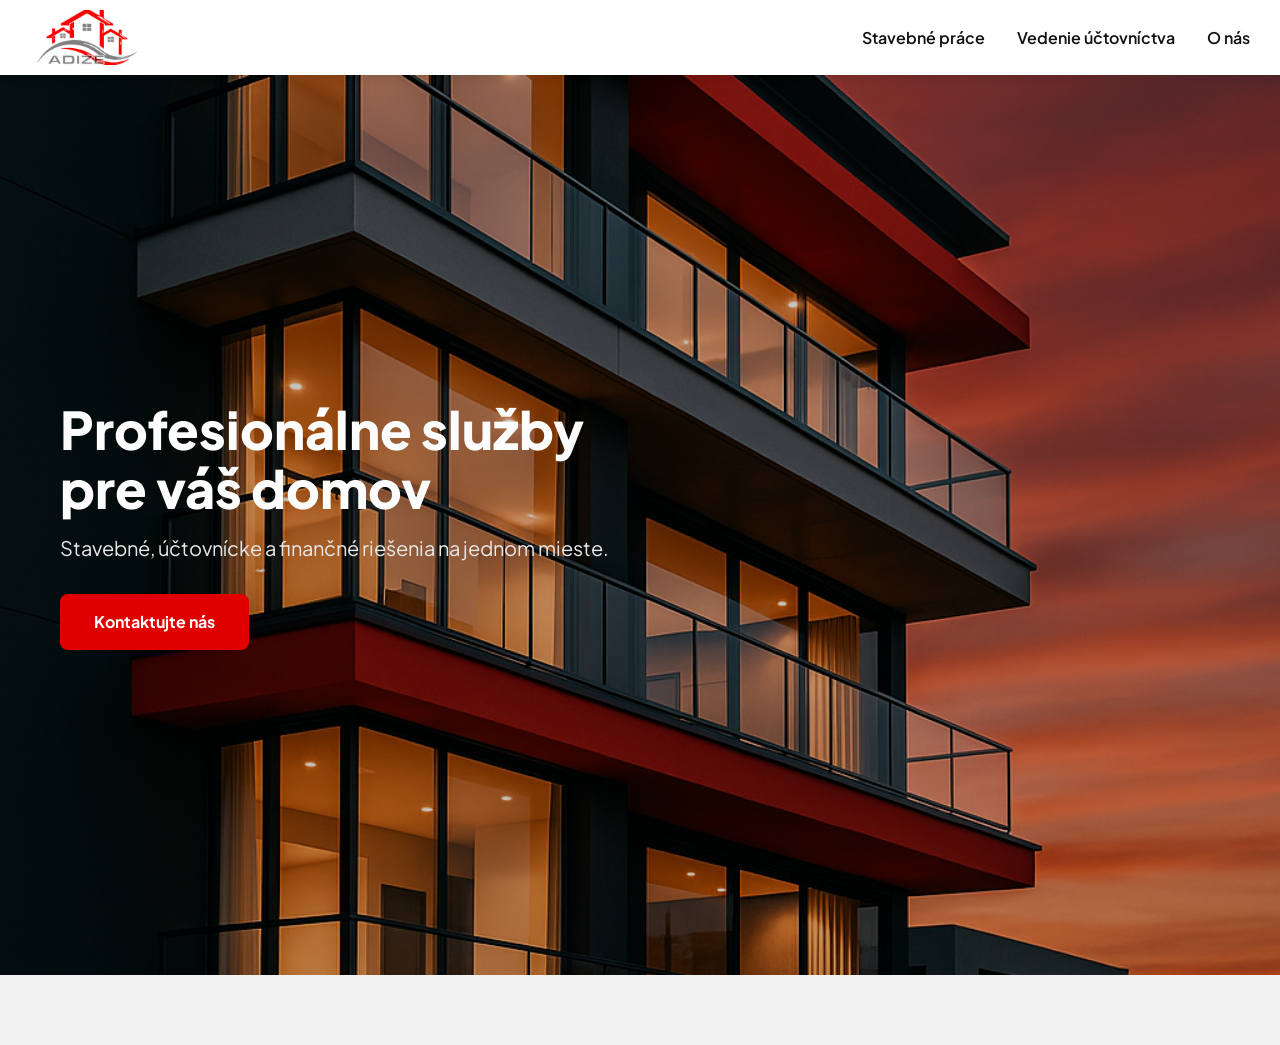
<file: index.html>
<!DOCTYPE html>
<html lang="sk">
<head>
    <meta charset="UTF-8">
    <meta name="viewport" content="width=device-width, initial-scale=1.0">
    <link rel="stylesheet" href="style.css">
    <title>ADIZE | Domov</title>
</head>
<body>

<header class="header">
    <a href="index.html">
        <img src="images/logo.png" class="logo" alt="ADIZE logo">
    </a>

    <nav>
        <a href="stavby.html">Stavebné práce</a>
        <a href="uctovnictvo.html">Vedenie účtovníctva</a>
        <a href="o_nas.html">O nás</a>
    </nav>
</header>


<section class="hero">
    <div class="hero-content">
        <h1>
            Profesionálne služby<br>
            pre váš domov
        </h1>
        <p>Stavebné, účtovnícke a finančné riešenia na jednom mieste.</p>
        <a href="kontakt.html" class="btn-primary">Kontaktujte nás</a>
    </div>
</section>

</body>
</html>
</file>
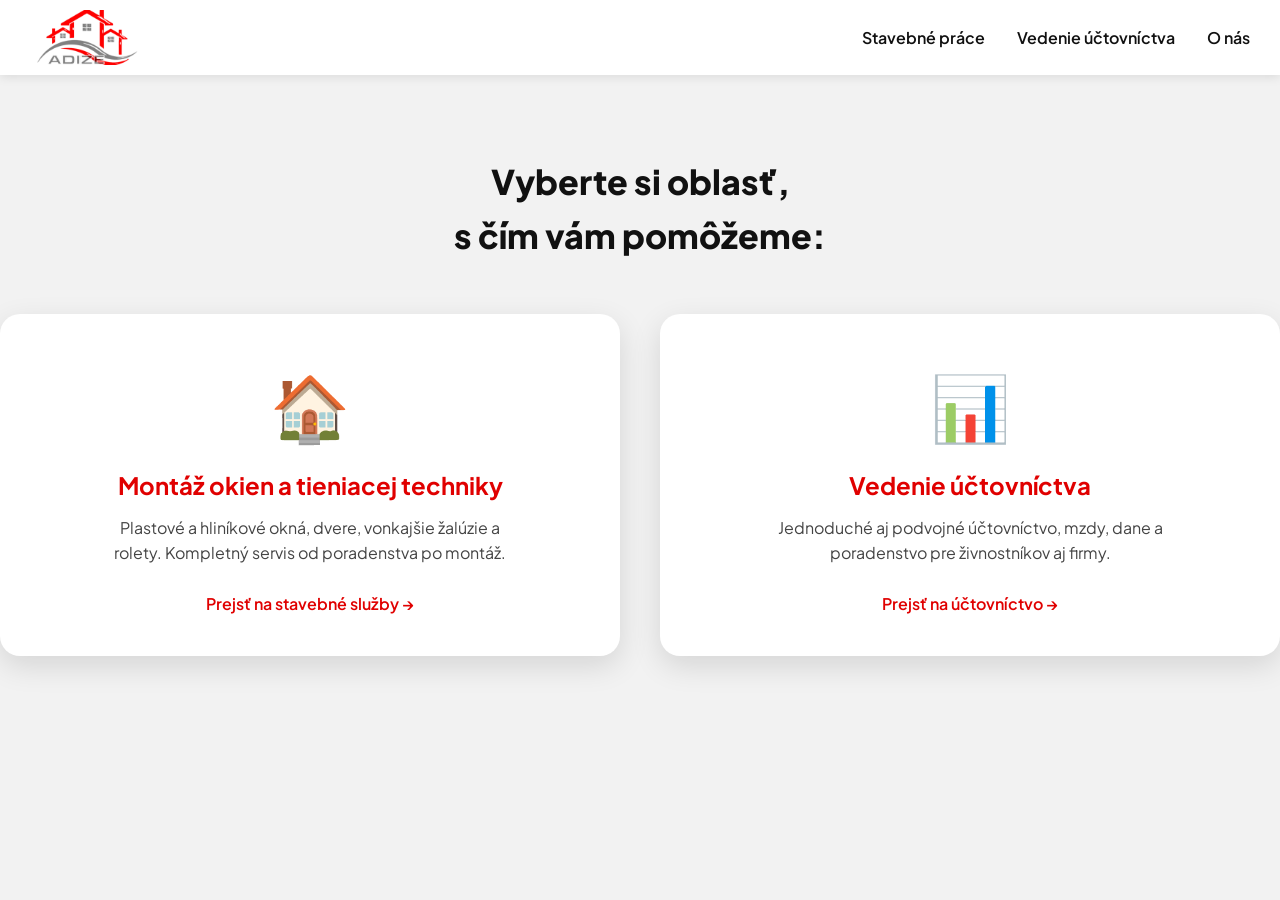
<file: kontakt.html>
<!DOCTYPE html>
<html lang="sk">
<head>
    <meta charset="UTF-8">
    <meta name="viewport" content="width=device-width, initial-scale=1.0">
    <link rel="stylesheet" href="style.css">
    <title>Kontakt | ADIZE</title>
</head>
<body>

<header class="header">
    <a href="index.html">
        <img src="images/logo.png" class="logo" alt="ADIZE logo">
    </a>

    <nav>
        <a href="stavby.html">Stavebné práce</a>
        <a href="uctovnictvo.html">Vedenie účtovníctva</a>
        <a href="o_nas.html">O nás</a>
    </nav>
</header>


<section class="service-choice">
    <h2>Vyberte si oblasť, <br>s čím vám pomôžeme:</h2>

    <div class="choice-grid">
        <a href="stavby.html" class="choice-card">
            <div class="choice-icon">🏠</div>
            <h3>Montáž okien a tieniacej techniky</h3>
            <p>
                Plastové a hliníkové okná, dvere, vonkajšie žalúzie a rolety.
                Kompletný servis od poradenstva po montáž.
            </p>
            <span class="choice-link">Prejsť na stavebné služby →</span>
        </a>

        <a href="uctovnictvo.html" class="choice-card">
            <div class="choice-icon">📊</div>
            <h3>Vedenie účtovníctva</h3>
            <p>
                Jednoduché aj podvojné účtovníctvo, mzdy, dane a poradenstvo
                pre živnostníkov aj firmy.
            </p>
            <span class="choice-link">Prejsť na účtovníctvo →</span>
        </a>
    </div>
</section>


</body>
</html>
</file>
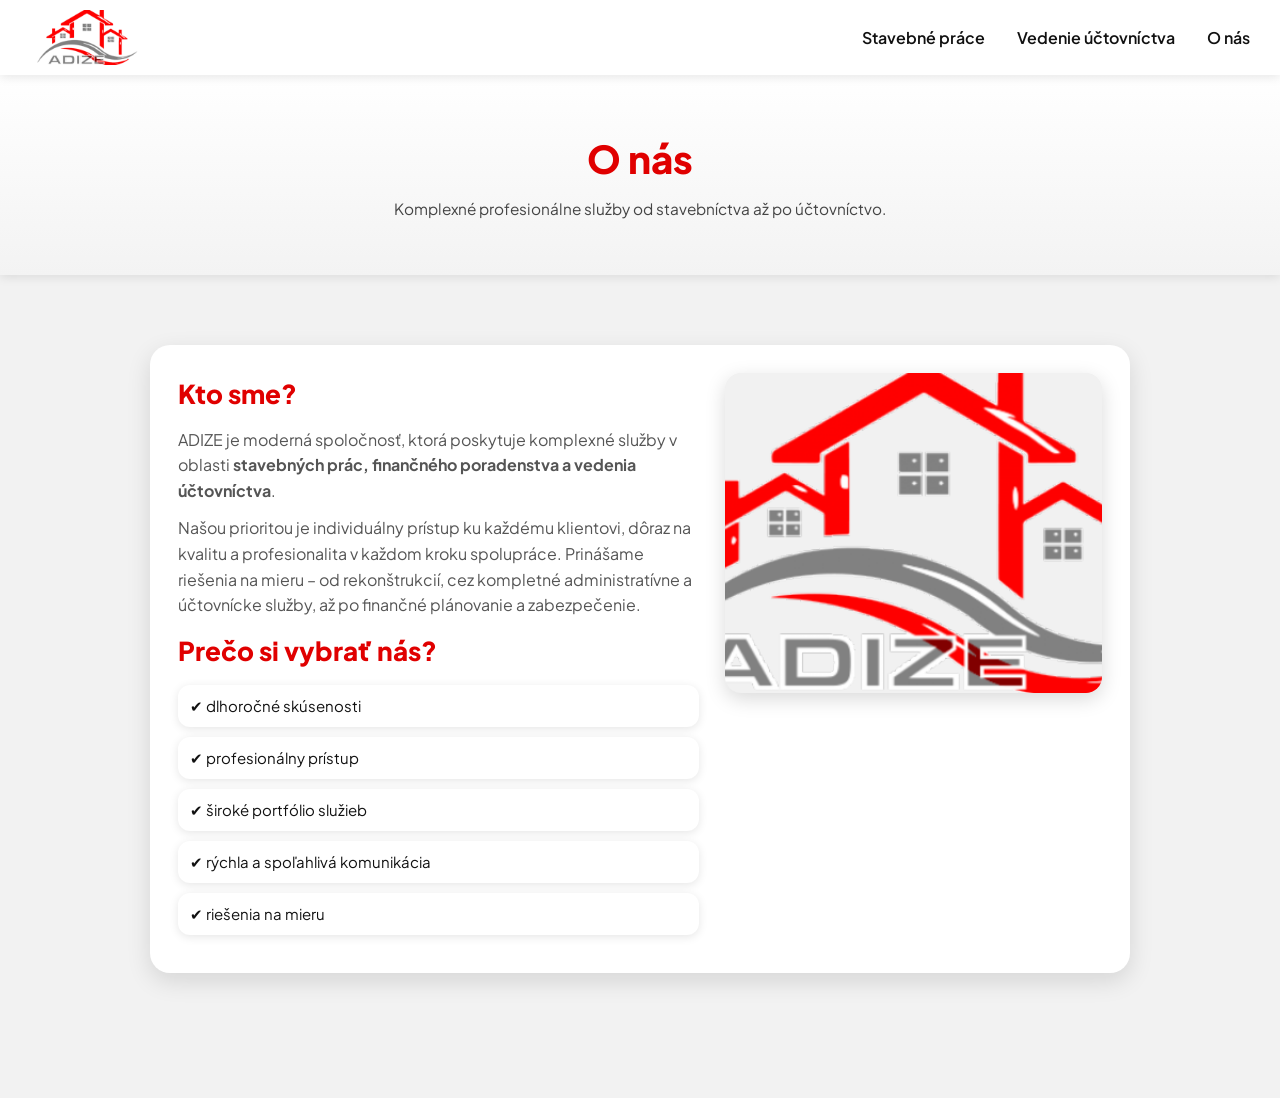
<file: o_nas.html>
<!DOCTYPE html>
<html lang="sk">
<head>
    <meta charset="UTF-8">
    <meta name="viewport" content="width=device-width, initial-scale=1.0">
    <link rel="stylesheet" href="style.css">
    <title>O nás | ADIZE</title>
</head>
<body>

<header class="header">
    <a href="index.html">
        <img src="images/logo.png" class="logo" alt="ADIZE logo">
    </a>
    <nav>
        <a href="stavby.html">Stavebné práce</a>
        <a href="uctovnictvo.html">Vedenie účtovníctva</a>
        <a href="o_nas.html">O nás</a>
    </nav>
</header>

<section class="about-hero">
    <div class="about-hero-content">
        <h1>O nás</h1>
        <p>Komplexné profesionálne služby od stavebníctva až po účtovníctvo.</p>
    </div>
</section>

<section class="about-section">
    <div class="about-container">

        <div class="about-text">
            <h2>Kto sme?</h2>
            <p>
                ADIZE je moderná spoločnosť, ktorá poskytuje komplexné služby v oblasti
                <strong>stavebných prác, finančného poradenstva a vedenia účtovníctva</strong>.
            </p>
            <p>
                Našou prioritou je individuálny prístup ku každému klientovi, dôraz na kvalitu
                a profesionalita v každom kroku spolupráce. Prinášame riešenia na mieru – od
                rekonštrukcií, cez kompletné administratívne a účtovnícke služby, až po
                finančné plánovanie a zabezpečenie.
            </p>

            <h2>Prečo si vybrať nás?</h2>
            <ul>
                <li>✔ dlhoročné skúsenosti</li>
                <li>✔ profesionálny prístup</li>
                <li>✔ široké portfólio služieb</li>
                <li>✔ rýchla a spoľahlivá komunikácia</li>
                <li>✔ riešenia na mieru</li>
            </ul>
        </div>

        <div class="about-image">
            <img src="images/logo.png" alt="ADIZE tím alebo práca">
        </div>

    </div>
</section>

</body>
</html>
</file>
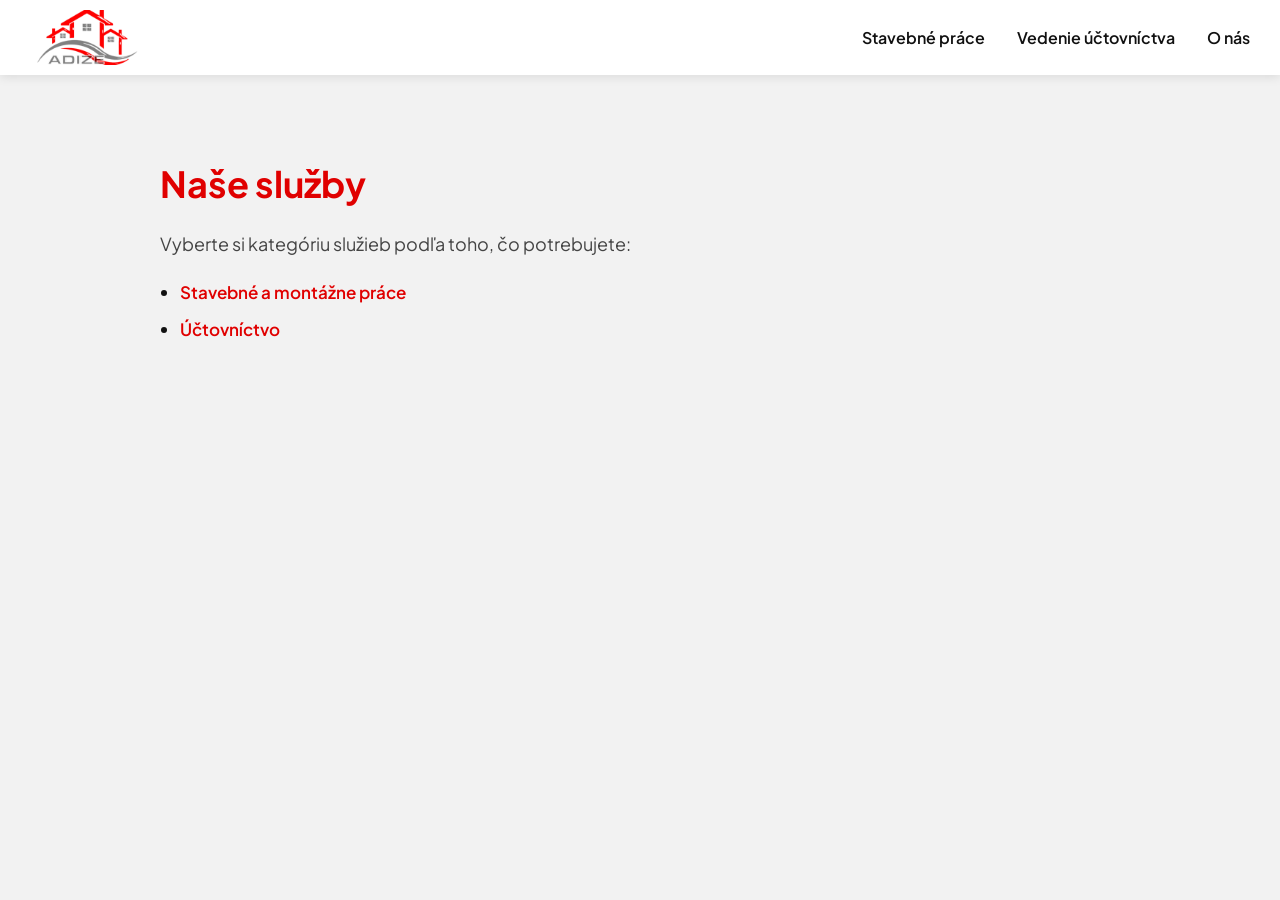
<file: sluzby.html>
<!DOCTYPE html>
<html lang="sk">
<head>
    <meta charset="UTF-8">
    <meta name="viewport" content="width=device-width, initial-scale=1.0">
    <link rel="stylesheet" href="style.css">
    <title>Služby | ADIZE</title>
</head>
<body>

<header class="header">
    <a href="index.html">
        <img src="images/logo.png" class="logo" alt="ADIZE logo">
    </a>

    <nav>
        <a href="stavby.html">Stavebné práce</a>
        <a href="uctovnictvo.html">Vedenie účtovníctva</a>
        <a href="o_nas.html">O nás</a>
    </nav>
</header>


<section class="page-content">
    <h1>Naše služby</h1>

    <p>Vyberte si kategóriu služieb podľa toho, čo potrebujete:</p>

    <ul>
        <li><a href="stavby.html">Stavebné a montážne práce</a></li>
        <li><a href="uctovnictvo.html">Účtovníctvo</a></li>
    </ul>

</section>


</body>
</html>
</file>
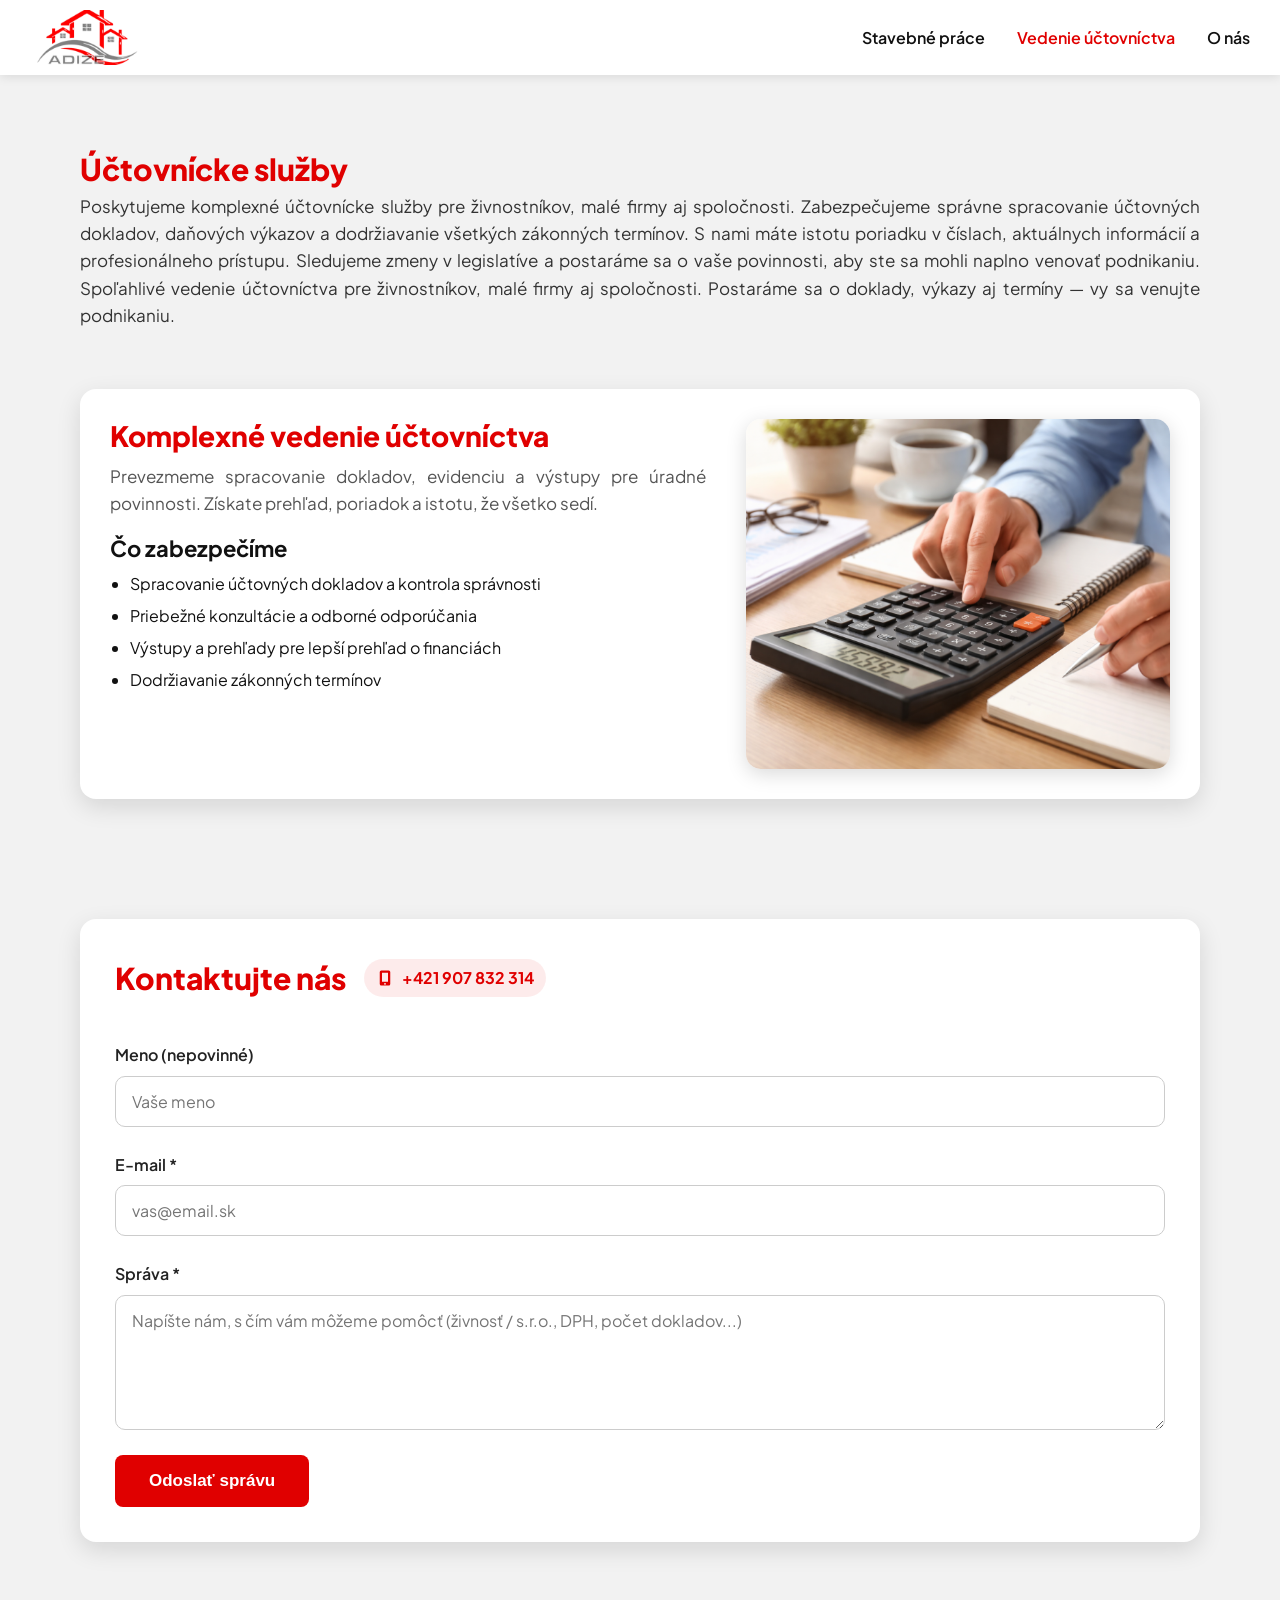
<file: uctovnictvo.html>
<!DOCTYPE html>
<html lang="sk">
<head>
  <meta charset="UTF-8" />
  <meta name="viewport" content="width=device-width, initial-scale=1.0" />
  <title>Účtovníctvo | ADIZE</title>
  <link rel="stylesheet" href="style.css" />
</head>

<body class="ucto-page">

<header class="header">
  <a href="index.html">
    <img src="images/logo.png" class="logo" alt="ADIZE logo">
  </a>

  <nav>
    <a href="stavby.html">Stavebné práce</a>
    <a href="uctovnictvo.html" class="active">Vedenie účtovníctva</a>
    <a href="o_nas.html">O nás</a>
  </nav>
</header>

<div class="page-container">

  <section class="premium-services">

    <section class="page-header ucto-header">
      <h2>Účtovnícke služby</h2>
      <p>
        Poskytujeme komplexné účtovnícke služby pre živnostníkov, malé firmy aj spoločnosti. Zabezpečujeme správne spracovanie účtovných dokladov, daňových výkazov a dodržiavanie všetkých zákonných termínov.
        S nami máte istotu poriadku v číslach, aktuálnych informácií a profesionálneho prístupu. Sledujeme zmeny v legislatíve a postaráme sa o vaše povinnosti, aby ste sa mohli naplno venovať podnikaniu.
        Spoľahlivé vedenie účtovníctva pre živnostníkov, malé firmy aj spoločnosti. Postaráme sa o doklady, výkazy aj termíny — vy sa venujte podnikaniu.
      </p>
    </section>

    <section class="two-columns ucto-columns">

      <div class="column-box ucto-card">
        <div class="box-content">
          <h2>Komplexné vedenie účtovníctva</h2>
          <p>
            Prevezmeme spracovanie dokladov, evidenciu a výstupy pre úradné povinnosti.
            Získate prehľad, poriadok a istotu, že všetko sedí.
          </p>

          <h3>Čo zabezpečíme</h3>
          <ul>
            <li>Spracovanie účtovných dokladov a kontrola správnosti</li>
            <li>Priebežné konzultácie a odborné odporúčania</li>
            <li>Výstupy a prehľady pre lepší prehľad o financiách</li>
            <li>Dodržiavanie zákonných termínov</li>
          </ul>

        </div>

        <img src="images/uctovnictvo.png" class="box-photo" alt="Účtovníctvo">
      </div>

      <div class="full-width-details">
        <div id="ucto-viac" class="full-details-box ucto-details">
          <h3>Rozšírené účtovnícke služby</h3>
          <ul>
            <li><strong>Jednoduché účtovníctvo</strong> – pre živnostníkov a menšie podnikanie</li>
            <li><strong>Podvojné účtovníctvo</strong> – pre s.r.o. a komplexnejšie agendy</li>
            <li><strong>Daňové priznania</strong> – spracovanie a podanie podľa dohody</li>
            <li><strong>Agenda DPH</strong> – kontrola dokladov a podklady k priznaniam</li>
            <li><strong>Ročné uzávierky</strong> – sumarizácia, kontrola a výstupy</li>
            <li><strong>Komunikácia s úradmi</strong> – podľa splnomocnenia</li>
          </ul>
        </div>
      </div>

    </section>

    <section class="contact-section" id="kontakt">
       <h2 class="contact-heading">
            Kontaktujte nás
            <span class="contact-inline">
        <svg viewBox="0 0 24 24" aria-hidden="true">
            <path d="M7 2h10a2 2 0 0 1 2 2v16a2 2 0 0 1-2 2H7a2 2 0 0 1-2-2V4a2 2 0 0 1 2-2zm5 19a1.25 1.25 0 1 0 0-2.5A1.25 1.25 0 0 0 12 21zm-4-4h8V5H8v12z"/>
        </svg>
        <a href="tel:+421907832314">+421 907 832 314</a>
    </span>
        </h2>

      <form id="contactForm" action="https://api.web3forms.com/submit" method="POST">
        <input type="hidden" name="access_key" value="b3f33c4d-d40a-4a54-8ad8-e8cb8111f5d1">
        <input type="hidden" name="to_email" value="dostalovak265@gmail.com">
        <input type="hidden" name="subject" value="Nová správa z webu ADIZE – Účtovníctvo">
        <input type="hidden" name="from_name" value="ADIZE – Účtovníctvo">

        <div class="form-group">
          <label for="name">Meno (nepovinné)</label>
          <input type="text" id="name" name="name" placeholder="Vaše meno">
        </div>

        <div class="form-group">
          <label for="email">E-mail *</label>
          <input type="email" id="email" name="email" placeholder="vas@email.sk" required>
        </div>

        <div class="form-group">
          <label for="message">Správa *</label>
          <textarea id="message" name="message" rows="5"
            placeholder="Napíšte nám, s čím vám môžeme pomôcť (živnosť / s.r.o., DPH, počet dokladov...)" required></textarea>
        </div>

        <button type="submit" class="btn-primary contact-submit">
          Odoslať správu
        </button>
      </form>
    </section>

  </section>
</div>

<div id="toast"></div>
</file>
<file: style.css>
/* =========================================================
   MODERN FONT SET
   ========================================================= */
@import url('https://fonts.googleapis.com/css2?family=Plus+Jakarta+Sans:wght@300;400;500;600;700;800&family=DM+Serif+Display&display=swap');

/* =========================================================
   GLOBAL
   ========================================================= */
:root {
    --bg: #f2f2f2;
    --text: #111111;
    --muted: #444444;
    --card: #ffffff;
    --accent: #E00000;
    --accent-dark: #b70000;

    --shadow-sm: 0 2px 10px rgba(0, 0, 0, 0.10);
    --shadow-md: 0 6px 20px rgba(0, 0, 0, 0.15);
    --shadow-lg: 0 8px 25px rgba(0, 0, 0, 0.12);

    --radius-sm: 8px;
    --radius-md: 14px;
    --radius-lg: 16px;
    --radius-xl: 20px;

    --container: 1200px;
}

* {
    box-sizing: border-box;
}

body {
    margin: 0;
    font-family: 'Plus Jakarta Sans', sans-serif;
    background: var(--bg);
    color: var(--text);
    line-height: 1.6;
}

section {
    margin-bottom: 70px;
}

img {
    max-width: 100%;
    display: block;
}

.page-container {
    max-width: var(--container);
    margin: 0 auto;
    padding: 40px 20px;
}

/* =========================================================
   HEADER
   ========================================================= */
.header {
    display: flex;
    justify-content: space-between;
    align-items: center;
    padding: 10px 30px;
    background: var(--card);
    box-shadow: var(--shadow-sm);
    position: sticky;
    top: 0;
    z-index: 100;
}

.logo {
    height: 55px;
    transition: 0.3s ease;
}

.logo:hover {
    transform: scale(1.03);
}

.header nav {
    display: flex;
    align-items: center;
    flex-wrap: wrap;
}

.header nav a {
    margin-left: 32px;
    text-decoration: none;
    color: var(--text);
    font-weight: 600;
    font-size: 16px;
    transition: 0.3s;
}

.header nav a:hover,
.header nav a.active {
    color: var(--accent);
}

/* =========================================================
   HERO
   ========================================================= */
.hero {
    height: 100vh;
    background: url('images/hero.png') center/cover no-repeat;
    display: flex;
    align-items: center;
    justify-content: flex-start;
    padding-left: 60px;
    position: relative;
}

.hero::after {
    content: "";
    position: absolute;
    inset: 0;
    background: rgba(0, 0, 0, 0.22);
    z-index: 1;
}

.hero-content {
    position: relative;
    max-width: 600px;
    color: #ffffff;
    z-index: 2;
}

.hero h1 {
    font-size: 52px;
    margin: 0 0 15px 0;
    font-weight: 800;
    color: #fdfdfd;
    line-height: 1.12;
}

.hero p {
    font-size: 20px;
    margin: 0 0 30px 0;
    color: #e8e8e8;
}

/* =========================================================
   BUTTONS
   ========================================================= */
.btn-primary {
    display: inline-block;
    padding: 15px 34px;
    background: var(--accent);
    color: #ffffff;
    font-weight: 700;
    border-radius: var(--radius-sm);
    text-decoration: none;
    transition: 0.3s;
    border: none;
    cursor: pointer;
}

.btn-primary:hover {
    background: var(--accent-dark);
    transform: translateY(-3px);
}

/* =========================================================
   PAGE HEADERS
   ========================================================= */
.page-header h2 {
    font-size: 28px;
    font-weight: 800;
    margin: 0 0 10px 0;
    color: var(--accent);
}

.page-header p {
    font-size: 19px;
    color: var(--muted);
    margin: 0;
}

/* =========================================================
   SERVICES DETAIL
   ========================================================= */
.services-detail h2 {
    color: var(--accent);
    font-size: 28px;
    margin: 0 0 20px 0;
}

.service-list {
    list-style: none;
    padding: 0;
    margin: 0;
}

.service-list li {
    font-size: 18px;
    margin: 10px 0;
}

/* =========================================================
   GALLERY
   ========================================================= */
.gallery-section {
    margin-top: 100px;
    background: var(--bg);
    padding: 40px 0;
}

.gallery-section h2 {
    color: var(--accent);
    margin: 0 0 20px 0;
    font-size: 30px;
    font-weight: 700;
}

.gallery-grid {
    display: grid;
    grid-template-columns: repeat(auto-fill, minmax(280px, 1fr));
    gap: 25px;
    margin-top: 20px;
}

.gallery-grid img {
    width: 100%;
    height: 220px;
    object-fit: cover;
    border-radius: var(--radius-md);
    box-shadow: var(--shadow-md);
    transition: transform .3s ease, box-shadow .3s ease;
}

.gallery-grid img:hover {
    transform: scale(1.04);
    box-shadow: 0 10px 25px rgba(0, 0, 0, 0.25);
}

/* =========================================================
   MASONRY
   ========================================================= */
.masonry {
    column-count: 3;
    column-gap: 20px;
    padding-top: 20px;
}

.masonry img {
    width: 100%;
    margin-bottom: 20px;
    border-radius: 12px;
    display: block;
    break-inside: avoid;
    box-shadow: var(--shadow-md);
    transition: transform .3s ease, box-shadow .3s ease;
    cursor: pointer;
}

.masonry img:hover {
    transform: translateY(-5px) scale(1.03);
    box-shadow: 0 14px 35px rgba(0, 0, 0, 0.25);
}

/* =========================================================
   PREMIUM / LONG TEXT SECTION
   ========================================================= */
.premium-services {
    margin-top: -30px;
    padding: 20px;
    background: var(--bg);
}

.premium-services h2 {
    color: var(--accent);
    font-size: 30px;
    font-weight: 800;
    margin: 40px 0 0 0;
}

.premium-services h3 {
    font-size: 22px;
    margin: 25px 0 0 0;
    font-weight: 700;
}

.premium-services .lead-text {
    text-align: justify;
    text-justify: inter-word;
    font-size: 18px;
    max-width: 1200px;
    color: var(--muted);
    margin: 0 0 25px 0;
}

.premium-services p {
    max-width: 900px;
    color: #333;
    font-size: 17px;
    margin: 0 0 15px 0;
}

.premium-services ul {
    max-width: 900px;
    padding-left: 20px;
    margin: 0;
}

.premium-services ul li {
    margin: 8px 0;
    font-size: 16px;
}

/* more button */
.more-btn {
    margin-top: 25px;
    cursor: pointer;
}

/* hidden long version */
.details-content {
    max-height: 0;
    overflow: hidden;
    opacity: 0;
    transition: all .5s ease;
    margin-top: 0;
}

.details-content.open {
    max-height: 2000px;
    opacity: 1;
    margin-top: 30px;
}

/* detail: allow full width inside premium */
.premium-services .details-box,
.premium-services .details-box ul,
.premium-services .details-box p {
    max-width: none;
    width: 98%;
}

/* =========================================================
   TWO COLUMNS / BOXES
   ========================================================= */
.two-columns {
    display: grid;
    grid-template-columns: 1fr;
    gap: 40px;
    margin-top: 60px;
}

.column-box {
    display: flex;
    gap: 40px;
    margin-top: 40px;
    align-items: stretch;
    position: relative;
    z-index: 2;
    padding: 30px;
    border-radius: var(--radius-lg);
    background: var(--card);
    box-shadow: var(--shadow-lg);
}

.box-content {
    width: 60%;
}

.box-content h2 {
    color: var(--accent);
    font-size: 28px;
    margin: 0 0 10px 0;
    line-height: 1.2;
}

.box-content h3 {
    font-size: 22px;
    margin: 18px 0 10px 0;
    line-height: 1.25;
}

.box-content p {
    font-size: 17px;
    color: #555;
    margin: 0 0 18px 0;
}

.box-content ul {
    margin: 8px 0 0 0;
    padding-left: 20px;
}

.box-content li {
    margin-bottom: 8px;
    line-height: 1.5;
}

.box-photo {
    width: 40%;
    height: auto;
    min-height: 350px;
    object-fit: cover;
    border-radius: 15px;
    box-shadow: 0 5px 20px rgba(0, 0, 0, 0.15);
}

/* special photo sizing you used */
.box-photo-okna {
    width: 40%;
    height: auto;
    min-height: 420px;
    object-fit: cover;
}

/* hidden details (inside box) */
.details-box {
    max-height: 0;
    overflow: hidden;
    opacity: 0;
    transition: all .45s ease;
    padding: 0 5px;
    margin-top: 10px;
}

.details-box.open {
    max-height: 2000px;
    opacity: 1;
    margin-top: 25px;
}

.details-box ul {
    margin: 10px 0 0 15px;
    padding: 0;
}

.details-box ul li {
    margin-bottom: 8px;
    font-size: 15px;
    line-height: 1.55;
}

/* full width details card */
.full-width-details {
    width: 100%;
    margin-top: 30px;
    grid-column: 1 / -1;
    overflow: hidden;
}

.full-details-box {
    width: 100%;
    background: var(--card);
    padding: 35px;
    margin-top: 1px;
    border-radius: 18px;
    box-shadow: var(--shadow-lg);
    max-height: 0;
    opacity: 0;
    overflow: hidden;
    transition: all .45s ease;
}

.full-details-box.open {
    max-height: 2000px;
    opacity: 1;
    width: 100%;
}

/* positioning helpers */
.higher-box {
    position: relative;
    z-index: 0;
    top: -200px;
}

.botton-box {
    top: -200px;
}

.higher_2-box {
    position: relative;
    z-index: 0;
    top: -300px;
}

.box-okna {
    margin-top: -50px;
    position: relative;
    z-index: 2;
    top: 50px;
}

.box-okna-details {
    margin-top: -100px;
    position: relative;
    z-index: 0;
    top: -10px;
}

.box-zaluzie {
    margin-top: -50px;
    position: relative;
    z-index: 2;
    top: 110px;
}

.box-zaluzie-details {
    margin-top: -100px;
    position: relative;
    z-index: 0;
    top: 50px;
}

/* =========================================================
   CONTACT SECTION
   ========================================================= */
.contact-section {
    max-width: 1120px;
    margin: 80px auto 0;
    padding: 35px;
    border-radius: var(--radius-lg);
    background: var(--card);
    box-shadow: var(--shadow-lg);
    display: flex;
    flex-direction: column;
    gap: 25px;
}

.contact-section h2 {
    color: var(--accent);
    font-size: 30px;
    font-weight: 800;
    margin: 0 0 15px 0;
}

.contact-section p {
    font-size: 17px;
    color: var(--muted);
    margin: 0 0 30px 0;
}

/* form */
#contactForm,
.contact-form {
    display: flex;
    flex-direction: column;
    gap: 25px;
}

.form-group {
    display: flex;
    flex-direction: column;
}

.form-group label {
    font-weight: 600;
    color: #222;
    margin-bottom: 8px;
}

.form-group input,
.form-group textarea {
    padding: 14px 16px;
    font-size: 16px;
    border: 1px solid #ccc;
    border-radius: 10px;
    outline: none;
    transition: 0.3s;
    font-family: inherit;
}

.form-group input:focus,
.form-group textarea:focus {
    border-color: var(--accent);
    box-shadow: 0 0 0 3px rgba(224, 0, 0, 0.15);
}

.contact-submit {
    width: fit-content;
    padding: 16px 34px;
    font-size: 17px;
}

/* =========================================================
   CONTACT HEADING
   ========================================================= */
.contact-heading {
    display: flex;
    align-items: center;
    gap: 18px;
    flex-wrap: wrap;
}

.contact-inline {
    display: inline-flex;
    align-items: center;
    gap: 8px;
    padding: 6px 12px;
    border-radius: 999px;
    background: rgba(224, 0, 0, 0.08);
}

.contact-inline svg {
    width: 18px;
    height: 18px;
    fill: var(--accent);
}

.contact-inline a {
    text-decoration: none;
    font-size: 16px;
    font-weight: 700;
    color: var(--accent);
    white-space: nowrap;
}

/* =========================================================
   TOAST
   ========================================================= */
#toast {
    position: fixed;
    right: 30px;
    bottom: 30px;
    z-index: 9999;
    display: flex;
    flex-direction: column;
    gap: 12px;
}

.toast-message {
    background: #111;
    color: #fff;
    padding: 16px 22px;
    border-radius: 10px;
    font-size: 16px;
    font-weight: 500;
    box-shadow: 0 6px 18px rgba(0, 0, 0, 0.2);
    opacity: 0;
    transform: translateY(20px);
    animation: toastIn 0.4s forwards, toastOut 0.4s forwards 3s;
}

@keyframes toastIn {
    from {
        opacity: 0;
        transform: translateY(20px);
    }
    to {
        opacity: 1;
        transform: translateY(0);
    }
}

@keyframes toastOut {
    from {
        opacity: 1;
        transform: translateY(0);
    }
    to {
        opacity: 0;
        transform: translateY(20px);
    }
}

/* =========================================================
   SERVICE CHOICE
   ========================================================= */
.service-choice {
    margin-top: 80px;
    text-align: center;
}

.service-choice h2 {
    font-size: 34px;
    font-weight: 800;
    margin: 0 0 50px 0;
    color: var(--text);
}

.choice-grid {
    display: grid;
    grid-template-columns: repeat(auto-fit, minmax(320px, 1fr));
    gap: 40px;
}

.choice-card {
    background: var(--card);
    padding: 40px 35px;
    border-radius: var(--radius-xl);
    text-decoration: none;
    color: var(--text);
    box-shadow: 0 10px 30px rgba(0, 0, 0, 0.12);
    transition: transform .35s ease, box-shadow .35s ease;
    display: flex;
    flex-direction: column;
    align-items: center;
}

.choice-card:hover {
    transform: translateY(-8px);
    box-shadow: 0 20px 45px rgba(0, 0, 0, 0.18);
}

.choice-icon {
    font-size: 64px;
    margin-bottom: 10px;
}

.choice-card h3 {
    font-size: 24px;
    font-weight: 700;
    margin: 0 0 10px 0;
    color: var(--accent);
}

.choice-card p {
    font-size: 16px;
    color: var(--muted);
    max-width: 420px;
    margin: 0 0 25px 0;
}

.choice-link {
    font-weight: 600;
    color: var(--accent);
    font-size: 16px;
}

/* =========================================================
   UCTOVNICTVO
   ========================================================= */
.ucto-page .page-header.ucto-header p {
    text-align: justify;
    text-justify: inter-word;
    max-width: 1200px;
}

.ucto-page .box-content p {
    text-align: justify;
    text-justify: inter-word;
}

.ucto-page .full-width-details {
    margin-top: -135px;
}

.ucto-page .box-content ul {
    text-align: left;
}

.ucto-page .two-columns {
    margin-top: -50px;
}

.ucto-page .column-box {
    align-items: flex-start !important;
}

.ucto-page .box-content h2,
.ucto-page .box-content h3,
.ucto-page .box-content p,
.ucto-page .box-content ul {
    margin-left: 0 !important;
    margin-right: 0 !important;
}

.ucto-page .btn-primary {
    margin-left: 0 !important;
    margin-right: 0 !important;
}

.ucto-page .box-content h2,
.ucto-page .box-content p {
    margin-left: auto;
    margin-right: auto;
}

.ucto-page .btn-primary {
    margin-left: auto;
    margin-right: auto;
    display: inline-block;
}

/* =========================================================
   O NAS
   ========================================================= */
.about-hero {
    min-height: 200px;
    display: flex;
    align-items: center;
    justify-content: center;
    padding: 42px 20px;
    text-align: center;
    background: linear-gradient(180deg, #ffffff 0%, #f3f3f3 100%);
    box-shadow: var(--shadow-sm);
}

.about-hero::before {
    content: none;
}

.about-hero-content {
    max-width: var(--container);
    width: 100%;
    padding: 0 20px;
    color: var(--text);
}

.about-hero-content h1 {
    font-size: clamp(28px, 3vw, 44px);
    font-weight: 800;
    margin: 0 0 8px 0;
    color: var(--accent);
}

.about-hero-content p {
    font-size: clamp(14px, 1.2vw, 18px);
    color: var(--muted);
    margin: 0;
}

.about-section {
    padding: 0 20px 55px;
}

.about-container {
    max-width: 980px;
    margin: 22px auto 0;
    display: flex;
    gap: 26px;
    align-items: flex-start;
    background: var(--card);
    border-radius: var(--radius-xl);
    box-shadow: var(--shadow-lg);
    padding: 28px;
}

.about-text {
    width: 58%;
}

.about-text h2 {
    font-size: 26px;
    font-weight: 800;
    color: var(--accent);
    margin: 0 0 12px 0;
}

.about-text p {
    font-size: 16px;
    color: #555;
    margin: 0 0 12px 0;
}

.about-text ul {
    list-style: none;
    padding: 0;
    margin: 14px 0 0 0;
}

.about-text ul li {
    background: #fff;
    border-radius: 12px;
    padding: 9px 12px;
    margin-bottom: 10px;
    box-shadow: var(--shadow-sm);
    font-size: 15px;
    color: var(--text);
}

.about-image {
    width: 42%;
}

.about-image img {
    width: 100%;
    height: 320px;
    object-fit: cover;
    border-radius: var(--radius-lg);
    box-shadow: var(--shadow-md);
    background: #f1f1f1;
}

/* =========================================================
   PAGE CONTENT
   ========================================================= */
.page-content {
    max-width: 1000px;
    margin: 0 auto;
    padding: 50px 20px;
}

.page-content h1 {
    font-size: 36px;
    margin-bottom: 16px;
    color: var(--accent);
}

.page-content p {
    font-size: 18px;
    margin-bottom: 20px;
    color: var(--muted);
}

.page-content ul {
    padding-left: 20px;
}

.page-content li {
    margin-bottom: 10px;
    font-size: 17px;
}

.page-content a {
    color: var(--accent);
    text-decoration: none;
    font-weight: 600;
}

.page-content a:hover {
    text-decoration: underline;
}

/* =========================================================
   RESPONSIVE
   ========================================================= */
@media (max-width: 900px) {
    .column-box {
        flex-direction: column;
        align-items: flex-start;
    }

    .box-content,
    .box-photo,
    .box-photo-okna {
        width: 100%;
    }

    .box-photo {
        min-height: unset;
        height: 260px;
    }

    .box-photo-okna {
        min-height: unset;
        height: 320px;
    }

    .about-hero {
        min-height: 160px;
        padding: 36px 16px;
    }

    .about-container {
        flex-direction: column;
        margin: 18px auto 0;
        padding: 22px;
        gap: 18px;
        max-width: 980px;
    }

    .about-text,
    .about-image {
        width: 100%;
    }

    .about-image img {
        height: 240px;
    }

    .masonry {
        column-count: 1;
    }
}

@media (max-width: 768px) {
    .page-container {
        padding: 24px 16px;
    }

    .page-content {
        padding: 30px 16px;
    }

    .page-content h1 {
        font-size: 28px;
    }

    .page-content p,
    .page-content li {
        font-size: 16px;
    }

    .header {
        padding: 12px 16px;
        flex-direction: row;
        align-items: center;
        justify-content: space-between;
        gap: 12px;
    }

    .logo {
        height: 44px;
        flex-shrink: 0;
    }

    .header nav {
        display: flex;
        flex-wrap: wrap;
        justify-content: flex-end;
        gap: 8px 14px;
    }

    .header nav a {
        margin-left: 0;
        font-size: 18px;
    }

    .premium-services {
        padding: 10px 0;
        margin-top: 0;
    }

    .premium-services h2 {
        font-size: 24px;
        line-height: 1.25;
    }

    .premium-services .lead-text,
    .premium-services p,
    .ucto-page .page-header.ucto-header p,
    .ucto-page .box-content p {
        text-align: left;
        text-justify: auto;
        font-size: 16px;
        line-height: 1.7;
    }

    .two-columns {
        gap: 24px;
        margin-top: 30px;
    }

    .column-box {
        gap: 18px;
        padding: 20px;
        margin-top: 20px;
    }

    .box-content {
        width: 100%;
    }

    .box-photo,
    .box-photo-okna {
        width: 100%;
        height: auto;
        max-height: 340px;
        object-fit: cover;
    }

    .box-content h2 {
        font-size: 24px;
        line-height: 1.25;
    }

    .box-content h3 {
        font-size: 20px;
    }

    .box-content p,
    .box-content li {
        font-size: 16px;
    }

    .details-box ul li {
        font-size: 15px;
        line-height: 1.6;
    }

    .contact-section {
        margin: 50px auto 0;
        padding: 22px 18px;
    }

    .contact-section h2 {
        font-size: 24px;
    }

    .contact-inline a {
        font-size: 14px;
    }

    .form-group input,
    .form-group textarea {
        font-size: 16px;
    }

    .contact-submit {
        width: 100%;
        text-align: center;
    }

    .gallery-section {
        margin-top: 60px;
        padding: 20px 0;
    }

    .gallery-section h2 {
        font-size: 24px;
    }

    .masonry {
        column-count: 1;
        column-gap: 0;
    }

    .masonry img {
        margin-bottom: 16px;
    }

    #toast {
        right: 16px;
        left: 16px;
        bottom: 16px;
    }

    .toast-message {
        width: 100%;
        font-size: 15px;
    }

    .hero {
        padding-left: 20px;
        padding-right: 20px;
        justify-content: center;
        text-align: left;
    }

    .hero-content {
        max-width: 320px;
    }

    .hero h1 {
        font-size: 30px;
        line-height: 1.15;
        margin: 0 0 12px 0;
    }

    .hero p {
        font-size: 15px;
        line-height: 1.5;
        margin: 0 0 22px 0;
    }

    .btn-primary {
        padding: 12px 22px;
        font-size: 14px;
    }

    .box-okna-details {
        margin-top: 0 !important;
        top: 0 !important;
    }

    .box-zaluzie-details {
        margin-top: 0 !important;
        top: 40px !important;
    }
}

@media (max-width: 520px) {
    .contact-heading {
        align-items: flex-start;
    }

    .contact-inline {
        margin-top: 6px;
    }

    .logo {
        height: 38px;
    }

    .header {
        padding: 10px 12px;
    }

    .header nav a {
        font-size: 18px;
    }
}
</file>
